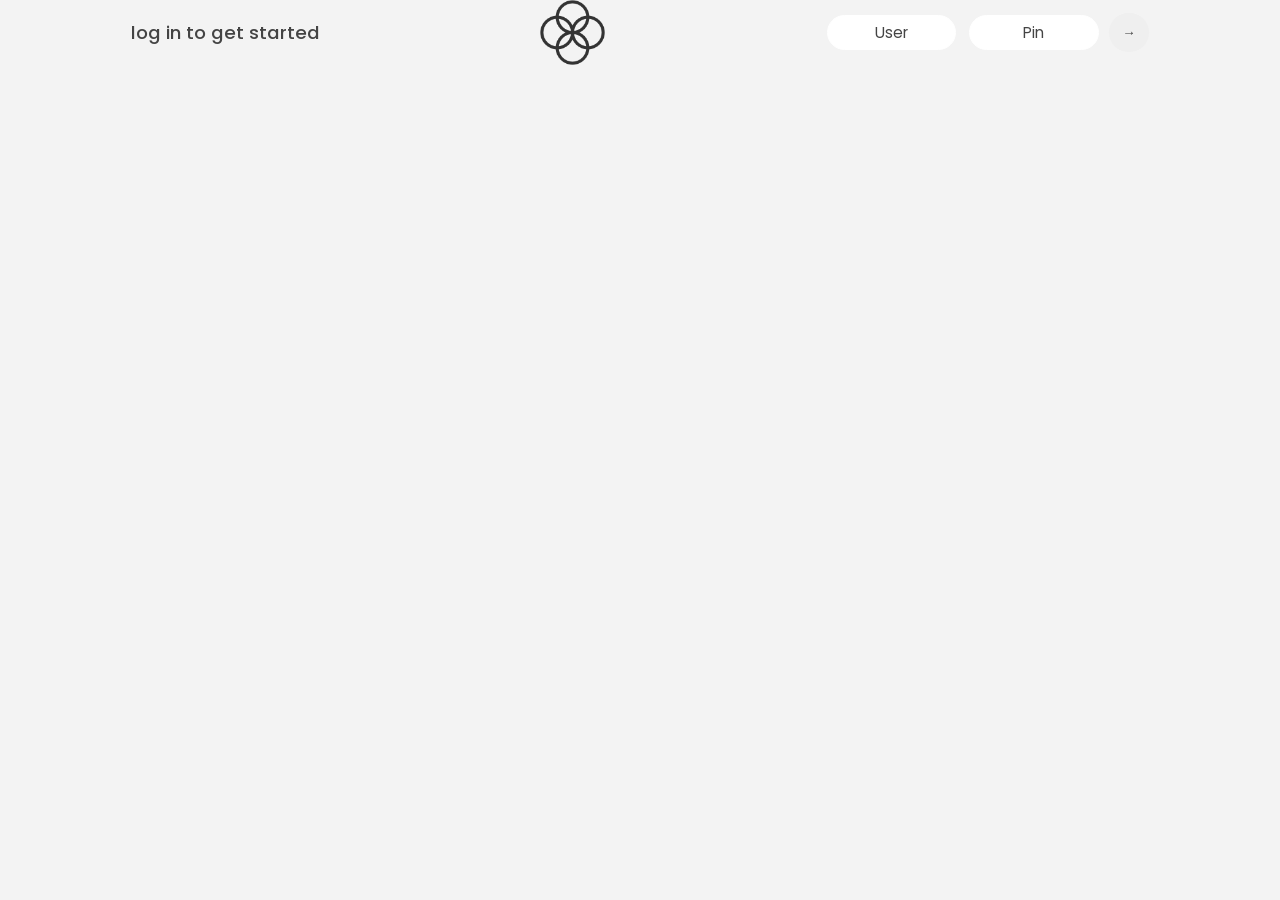
<file: Projects/BankingApp/index.html>
<!DOCTYPE html>
<html lang="en">
<head>
    
    <meta charset="UTF-8">
    <meta name="viewport" content="width=device-width, initial-scale=1.0">
    <link rel="stylesheet" href="style.css">
    <link href="https://fonts.googleapis.com/css?family=Poppins:400,500,600&display=swap" rel="stylesheet"/>
    <title>BankList</title>

</head>

<body>

    <!-- Top Navigation -->
    <nav>
        <p class="welcome">log in to get started</p>
        <img src="logo.png" alt="logo" class="logo">
        
        <form class="login">
            <input type="text" placeholder="User" class="login__input login__input--user">
            <input type="text" placeholder="Pin" class="login__input login__input--pin">
            <button class="login__btn">&rarr;</button>
        </form>
        
    </nav>

    <main class="app">
        <!-- Balance -->
        <div class="balance">
            <div>
            <p class="balance__label">Current balance</p>
            <p class="balance__date">
                As of <span class="date">05/03/2037</span>
            </p>
            </div>
           <p class="balance__value">0000€</p>
        </div>

        <!-- movement -->
       <div class="movements">
        <div class="movements__row">
          <div class="movements__type movements__type--deposit">2 deposit</div>
          <div class="movements__date">3 days ago</div>
          <div class="movements__value">4 000€</div>
        </div>
        <div class="movements__row">
          <div class="movements__type movements__type--withdrawal">
            1 withdrawal
          </div>
          <div class="movements__date">24/01/2037</div>
          <div class="movements__value">-378€</div>
        </div>
      </div>

      <div class="summary">
        <p class="summary__label">In</p>
        <p class="summary__value summary__value--in">0000€</p>
        <p class="summary__label">Out</p>
        <p class="summary__value summary__value--out">0000€</p>
        <p class="summary__label">Interest</p>
        <p class="summary__value summary__value--interest">0000€</p>
        <button class="btn--sort">&downarrow; SORT</button>
      </div>

      <!-- Operational transfer -->

      <div class="operation operation--transfer">
        <h2>Transfer Money</h2>
        <form class="form form--transfer">
          <input type="text" class="form__input form__input--to" />
          <input type="number" class="form__input form__input--amount" />
          <button class="form__btn form__btn--transfer">&rarr;</button>
          <label class="form__label">Transfer to</label>
          <label class="form__label">Amount</label>
        </form>
      </div>

      <!-- operational loan -->

      <div class="operation operation--loan">
        <h2>Request loan</h2>
        <form class="form form--loan">
          <input type="number" class="form__input form__input--loan-amount" />
          <button class="form__btn form__btn--loan">&rarr;</button>
          <label class="form__label form__label--loan">Amount</label>
        </form>
      </div>

      <!-- operation close -->

      <div class="operation operation--close">
        <h2>Close account</h2>

        <form class="form form--close">
          <input type="text" class="form__input form__input--user"/>
          <input type="password" maxlength="6" class="form__input form__input--pin" />
          <button class="form__btn form__btn--close">&rarr;</button>
          <label class="form__label">Confirm user</label>
          <label class="form__label">Confirm PIN</label>
        </form>
      </div>

      <!-- logout timer -->

      <p class="logout-timer">
        You will be logged out in <span class="timer">05:00</span>
      </p>
    </main>
    <script src="script.js"></script>
</body>



</html>
</file>
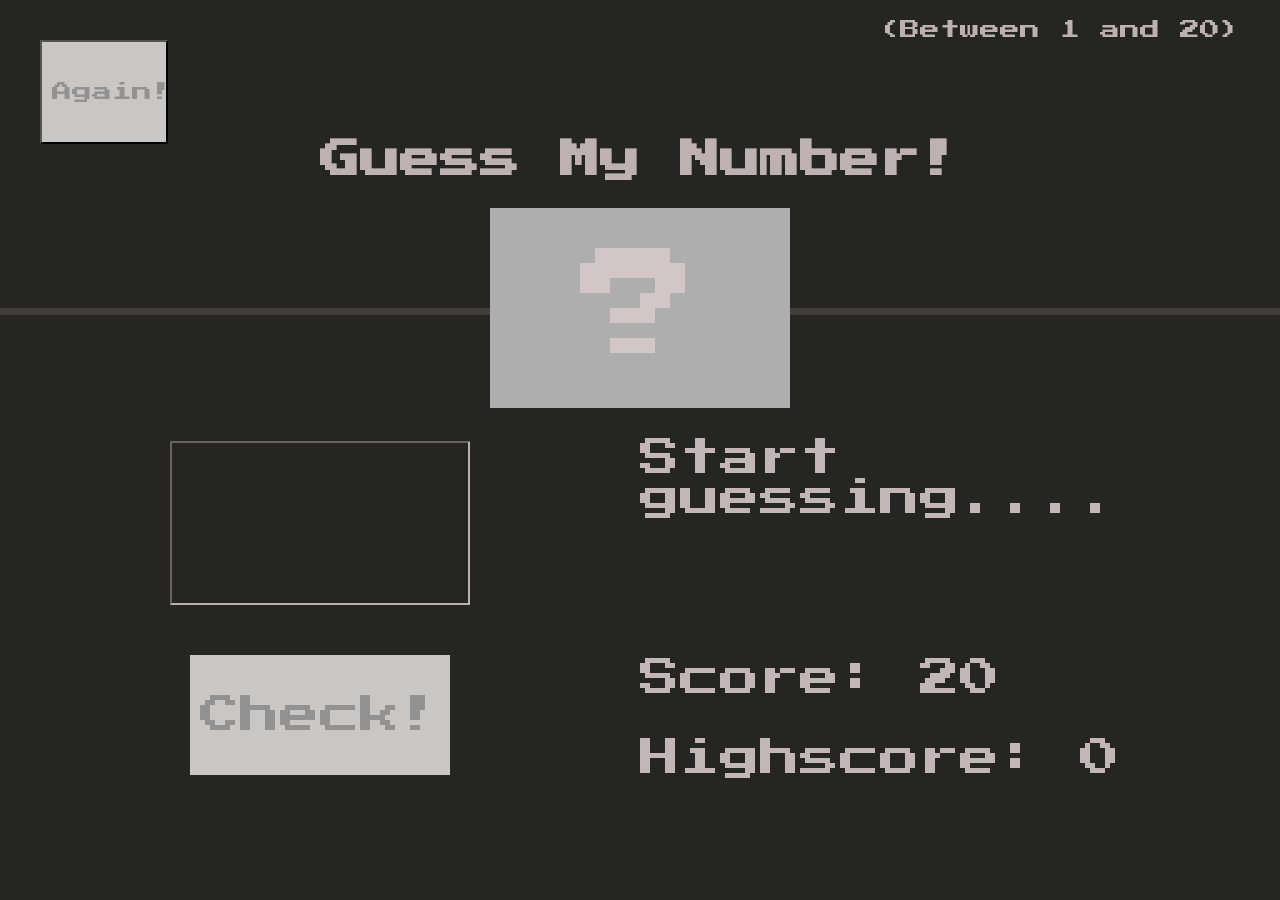
<file: Projects/GuessMyNumber/index.html>
<!DOCTYPE html>
<html lang="en">
<head>
    <meta charset="UTF-8">
    <meta name="viewport" content="width=device-width, initial-scale=1.0">
    <link rel="stylesheet" href="style.css">
    <title>Guess My Number</title>
</head>
<body>
    <header>
        <h1>Guess My Number!</h1>
        <p class="between">
            (Between 1 and 20)
        </p>
        <button class="againBtn">
            Again!
        </button>
        <div class="number">?</div>
        
    </header>

    <main>
        <section class="left">
            <input type="number" class="guess"/>
            <button class="btncheck">
                Check!
            </button>
        </section>

        <section class="right">
            <p class="message">
                Start guessing....
            </p>
            <p class="label-score">
                Score: <span class="Score">
                    20
                </span>
            </p>

            <p class="label-highscore">
                Highscore: <span class="highscore">
                0
                </span>
            </p>
        </section>
    </main>
    <script src="script.js"></script>
</body>
</html>
</file>
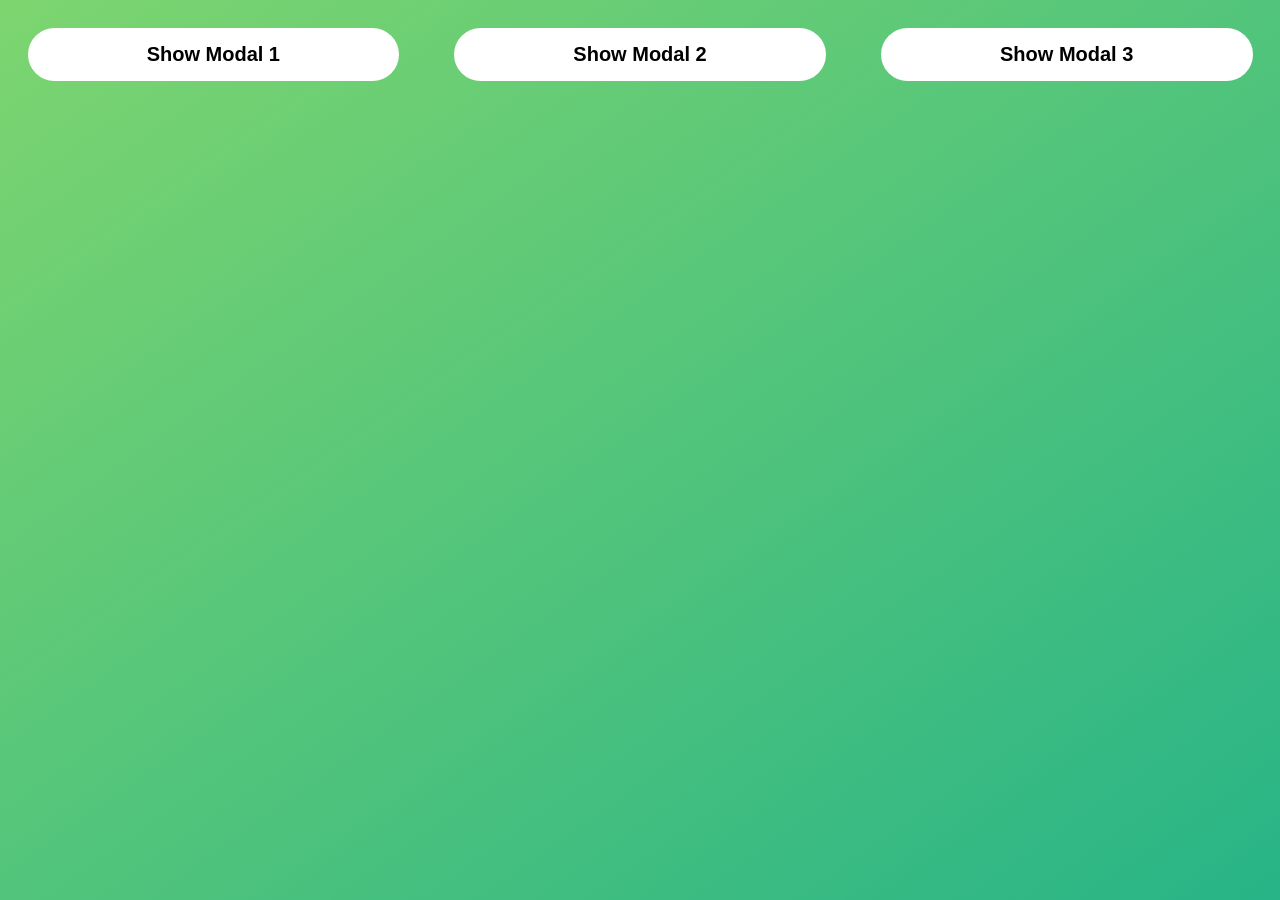
<file: Projects/ModalWindow/index.html>
<!DOCTYPE html>
<html lang="eng">
<head>
    <meta charset="UTF-8">
    <meta name="viewport" content="width=device-width, initial-scale=1.0">
    <link rel="stylesheet" href="style.css">
    <title>Modal Window</title>
</head>
<body>

    <button class="show-modal">Show Modal 1</button>
    <button class="show-modal">Show Modal 2</button>
    <button class="show-modal">Show Modal 3</button>

    <div class="modal hidden">
        
        <button class="close-modal">x</button>

        <h1>Hi, I am Modal Window</h1>

        <p>
            Lorem ipsum dolor, sit amet consectetur adipisicing elit. Eos, maiores, natus reiciendis quasi quae ullam est, possimus facilis qui officiis vitae consequuntur. Vitae, architecto? Placeat quia illo illum aperiam id.
            Lorem ipsum dolor sit amet consectetur adipisicing elit. Exercitationem libero incidunt fuga, dicta placeat harum provident dignissimos omnis magni beatae dolore quia ipsam debitis voluptates dolorum quae recusandae odio asperiores est vero? Sapiente, hic?
        </p>

    </div>

    <div class="overlay hidden"></div>
    
    <script src="script.js"></script>


</body>

</html>
</file>
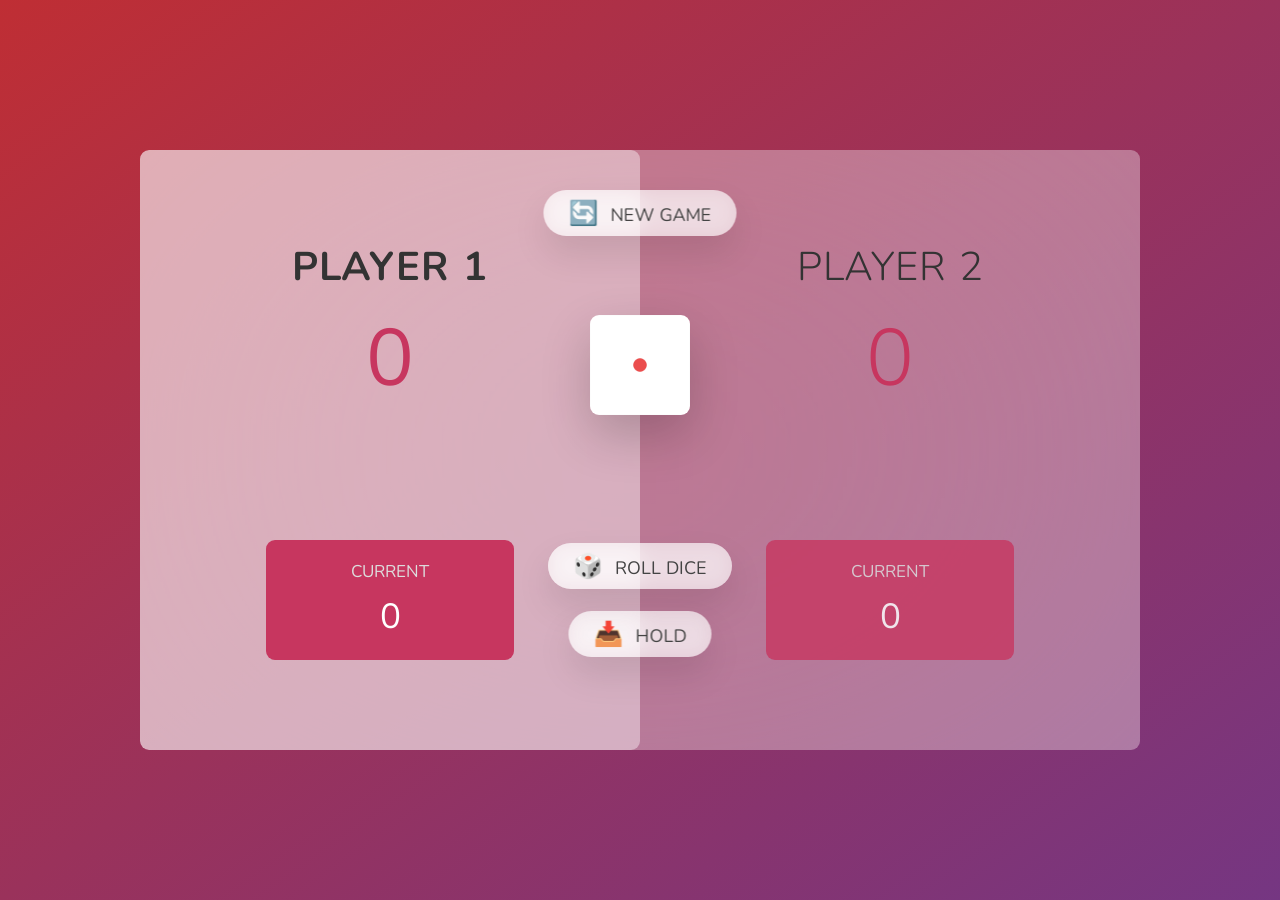
<file: Projects/PigGame/index.html>
<!DOCTYPE html>
<html lang="en">

    <head>
        <meta charset="UTF-8" />
        <meta name="viewport" content="width=device-width, initial-scale=1.0" />
        <meta http-equiv="X-UA-Compatible" content="ie=edge" />
        <link rel="stylesheet" href="style.css" />
        <title>Pig Game</title>
    </head>

<body>

    <main>

        <section class="player player--0 player--active">
            <h2 class="name" id="name--0">Player 1</h2>
            <p class="score" id="score--0">43</p>
            <div class="current">
                <p class="current-label">Current</p>
                <p class="current-score" id="current--0">0</p>
            </div>
        </section>

         <section class="player player--1">
            <h2 class="name" id="name--1">Player 2</h2>
            <p class="score" id="score--1">24</p>
            <div class="current">
                <p class="current-label">Current</p>
                <p class="current-score" id="current--1">0</p>
            </div>
        </section>

        <img src="./images/dice-1.png" alt="Playing dice" class="dice" />
        
        <button class="btn btn--new">🔄 New game</button>
        <button class="btn btn--roll">🎲 Roll dice</button>
        <button class="btn btn--hold">📥 Hold</button>

    </main>
    <script src="script.js"></script>

  </body>

</html>
</file>
<file: Projects/BankingApp/style.css>
*{
    margin: 0;
    padding: 0;
    box-sizing: inherit;
}

html{
    box-sizing: border-box;
    font-size: 67.5%;
}

body{
    font-family: "Poppins", sans-serif;
    color: #444;
    background-color: #f3f3f3;
    height: 100vh;
    width: 100vw;
}


nav{
    display: flex;
    justify-content: space-around;
    
    align-items: center;
    padding: 0 2rem;
}

.welcome{
    font-size: 1.7rem;
    font-weight: 500;
}

.logo{
    height: 6rem;
}

.login{
    display: flex;
}

.login__input{
    border:#444;
    margin: 2px;
    padding: 0.5rem 1rem;
    font-family: inherit;
    font-size: 1.4rem;
    width: 12rem;
    border-radius: 10rem;
    margin-right: 1rem;
    color: inherit;
    border: 1px solid #fff;
    transition: all 0.3s;
    text-align: center;
}

.login__btn{
    padding: 0.5rem 1.2rem;
    border-radius: 5rem;
    border: #444;
    transition: all 0.3s;
    color: inherit;
    cursor: pointer;
}

.login__input:focus {
  outline: none;
  border: 1px hsl(0, 4%, 55%);
}

.login__input::placeholder{
    color:#444;
}

/* Application */

.app{
    position: relative;
    display: grid;
    max-width: 100rem;
    margin: 4rem auto;
    grid-template-columns: 4fr 3fr;
    grid-template-rows: auto repeat(3, 15rem) auto;
    gap: 2rem;

    /* fade in out animation */

    opacity: 0;
    transition: all 1s;
}

/* Balance */

.balance{
    
    grid-column: 1 / span 2;
    display: flex;
    align-items: flex-end;
    justify-content: space-between;
    margin-bottom: 2rem;
}

.balance__label{
    font-size: 2rem;
    font-weight: 500;
}

.balance__data{
    font-size: 1.4rem;
    color: #928b8b
}

.balance__value{
    font-size: 2.2rem;
    color:#444
}

/* Movements */

.movements{
    grid-row: 2 / span 3;
    background-color: #fff;
    border-radius: 1rem;
    overflow: scroll;
}

.movements__row{
    padding: 2.25rem 4rem;
    display: flex;
    align-items: center;
    border-bottom: 1px solid #eee;
    justify-content: space-around;
}

.movements__type{
    font-size: 1.1rem;
    text-transform: uppercase;
    font-weight: 700;
    color:#444;
    padding: 1.3rem 1.6rem;
    border-radius: 5rem;
}

.movements__date {
  font-size: 1.1rem;
  text-transform: uppercase;
  font-weight: 500;
  color: #666;
}

.movements__type--deposit {
  background-image: linear-gradient(to top left, #39b385, #9be15d);
}

.movements__type--withdrawal {
  background-image: linear-gradient(to top left, #e52a5a, #ff585f);
}

.movements__value {
  font-size: 1.2rem;
}


/* summary */

.summary {
  grid-row: 5 / 6;
  display: flex;
  align-items: baseline;
  padding: 0 0.3rem;
  margin-top: 1rem;
}

.summary__label {
  font-size: 1.3rem;
  font-weight: 500;
  text-transform: uppercase;
  margin-right: 0.8rem;
}

.summary__value {
    font-size: 1.6rem;
    font-weight: 500;
    margin-right: 2.25rem;
}

.summary__value--in,
.summary__value--interest {
  color: #66c873;
}

.summary__value--out {
  color: #f5465d;
}

.btn--sort {
  margin-left: auto;
  border: none;
  background: none;
  font-size: 1.3rem;
  font-weight: 500;
  cursor: pointer;
}


/* operation */

.operation{
    border-radius: 1rem;
    /* background-color: red; */
    padding: 2rem 3rem;
    color: #333;
}


.operation--transfer {
  background-image: linear-gradient(to top left, #ffb003, #ffcb03);
}

.operation--loan {
  background-image: linear-gradient(to top left, #39b385, #9be15d);
}

.operation--close {
  background-image: linear-gradient(to top left, #e52a5a, #ff585f);
}


h2 {
  margin-bottom: 1.5rem;
  font-size: 1.7rem;
  font-weight: 600;
  color: #333;
}

.form {
  display: grid;
  grid-template-columns: 2.5fr 2.5fr 1fr;
  grid-template-rows: auto auto;
  gap: 0.4rem 1rem;
}

/* Exceptions for interst */
.form.form--loan {
  grid-template-columns: 2.5fr 1fr 2.5fr;
}
.form__label--loan {
  grid-row: 2;
}
/* End exceptions */

.form__input {
  width: 100%;
  border: none;
  background-color: rgba(255, 255, 255, 0.4);
  font-family: inherit;
  font-size: 1.5rem;
  text-align: center;
  color: #333;
  padding: 0.3rem 1rem;
  border-radius: 0.7rem;
  transition: all 0.3s;
}

.form__input:focus {
  outline: none;
  background-color: rgba(255, 255, 255, 0.6);
}

.form__label {
  font-size: 1.3rem;
  text-align: center;
}

.form__btn {
  border: none;
  border-radius: 0.7rem;
  font-size: 1.8rem;
  background-color: #fff;
  cursor: pointer;
  transition: all 0.3s;
}

.form__btn:focus {
  outline: none;
  background-color: rgba(255, 255, 255, 0.8);
}

.logout-timer {
  padding: 0 0.3rem;
  margin-top: 1.9rem;
  text-align: right;
  font-size: 1.25rem;
}

.timer {
  font-weight: 600;
}
</file>
<file: Projects/GuessMyNumber/style.css>
@import url('https://fonts.googleapis.com/css?family=Press+Start+2P&display=swap');

* {
    margin: 0;
    padding: 0;
    box-sizing: inherit;
}

html{
    box-sizing: border-box;
    font-size:  20px;
}

body{
    font-family: 'Press Start 2P', sans-serif;
    background-color:#252624;
    color:#bdb1b1;
}

/* LAYOUT */

header{
    position: relative;
    height: 35vh;
    border-bottom: 7px solid rgb(177 157 157 / 20%);
}

main{
    height: 65vh;
    color: #c2b6b6;
    display: flex;
    justify-content: space-between;
    align-items: center;
}


.left {
  width: 52rem;
  display: flex;
  flex-direction: column;
  align-items: center;
}

.right{
    width: 52rem;
    font-size: 2rem;
}

/* Element style */


h1{
  font-size: 2rem;
  text-align: center;
  position: absolute;
  width: 100%;
  top: 52%;
  left: 50%;
  transform: translate(-50%, -50%);
}

.number{
    position: absolute;
    left: 50%;
    top: 100%;
    background: rgb(174, 174, 174);
    color: #d3c6c6;
    font-size: 6rem;
    padding: 2rem 0rem;
    transform: translate(-50%, -50%);
    width: 15rem;
    text-align: center;
}

.between{
    position: absolute;
    right: 2rem;
    top: 1rem;
    font-size: 1rem;
}

.againBtn{
    position: absolute;
    top: 2rem;
    left: 2rem;
    background-color: #c9c6c6;
    color: #929292;
    padding: 2rem 0.5rem;
    width: 10%;
    font-size: 1rem;
    font-family: inherit;
}

.guess{
    font-size: 4rem;
    width: 15rem;
    padding: 4rem 2rem;
    height: 10px;
    text-align: center;
    font-family: inherit;
    margin-bottom: 2.5rem;
    color: inherit;
    background:none;
    border-color: #bdb1b1;

}

.btncheck {
  border: none;
  background-color: #c9c6c6;
  color: #929292;
  font-size: 2rem;
  font-family: inherit;
  padding: 2rem 0.5rem;
  cursor: pointer;
}

.btn:hover {
  background-color: #ccc;
}

.message {
  margin-bottom: 8rem;
  height: 3rem;
}

.label-score {
  margin-bottom: 2rem;
}
</file>
<file: Projects/ModalWindow/style.css>
*{
    padding: 0;
    margin: 0;
    box-sizing: inherit;
}

html{

    font-size: 62.5%;
    box-sizing: border-box;
}

body{

    font-family: sans-serif;
    color:#333;
    height:100vh;
    position: relative;
    display: flex;
    align-items: flex-start;
    justify-content: center;
    background: linear-gradient(to top left, #28b487, #7dd56f);
}

.show-modal{
    font-size: 2rem;
    border-radius:5rem;
    padding: 1.5rem 2.25rem;
    margin: 2.75rem;
    font-weight: 600;
    width: 50%;
    border: none;
    background-color:#fff;;
    cursor: pointer;
}

.close-modal{
    position: absolute;
    top: 1.2rem;
    right: 2rem;
    font-size: 2.5rem;
    color: #333;
    cursor: pointer;
    border: none;
    background: none;
}

h1{

    font-size: 3rem;
    margin-bottom: 2rem;

}

p {
  font-size: 1.8rem;
}

.hidden{
    display: none;
}

.modal{
    position: absolute;
    width: 70rem;
    background: rgb(255, 255, 255);
    padding: 4rem;
    top: 4rem;
    border-radius: 3rem;
    box-shadow: 0 3rem 5rem rgba(0, 0, 0, 0.3);
    z-index: 10;
}

.overlay{
    position: absolute;
    top: 0;
    left: 0;
    width: 100%;
    height: 100%;
    background-color: rgba(0, 0, 0, 0.6);
    backdrop-filter: blur(3px);
    z-index: 5;
}
</file>
<file: Projects/PigGame/style.css>
@import url('https://fonts.googleapis.com/css2?family=Nunito&display=swap');

*{
    margin:0;
    padding:0;
    border-radius: inherit;
}

html{
    border-radius: border-box;
    font-size: 62.5%;
}

body{
    
    font-family: 'Nunito', sans-serif;
    font-weight: 400;
    background: linear-gradient(to top left, #753682 0%, #bf2e34 100%);
    height: 100vh;
    color: #333;
    display:flex;
    justify-content:center;
    align-items: center;
}

main {
    position:relative;
    width:100rem;
    height:60rem;
    background-color: rgba(255, 255, 255, 0.35);
    filter:blur();
    backdrop-filter: blur(200px);
    border-radius: 9px;
    overflow: hidden;
    display: flex;
}

.player{
    flex: 50%;
    padding: 9rem;
    display: flex;
    flex-direction: column;
    align-items: center;
    transition: all 0.75s;
}

.name {
  position: relative;
  font-size: 4rem;
  text-transform: uppercase;
  letter-spacing: 1px;
  word-spacing: 2px;
  font-weight: 300;
  margin-bottom: 1rem;
}

.score {
  font-size: 8rem;
  font-weight: 300;
  color: #c7365f;
  margin-bottom: auto;
}

.player--active {
  background-color: rgba(255, 255, 255, 0.4);
}
.player--active .name {
  font-weight: 700;
}
.player--active .score {
  font-weight: 400;
}

.player--active .current {
  opacity: 1;
}

.current {
  background-color: #c7365f;
  opacity: 0.8;
  border-radius: 9px;
  color: #fff;
  width: 65%;
  padding: 2rem;
  text-align: center;
  transition: all 0.75s;
}

.current-label {
  text-transform: uppercase;
  margin-bottom: 1rem;
  font-size: 1.7rem;
  color: #ddd;
}

.current-score {
  font-size: 3.5rem;
}

/* ABSOLUTE POSITIONED ELEMENTS */
.btn {
  position: absolute;
  left: 50%;
  transform: translateX(-50%);
  color: #444;
  background: none;
  border: none;
  font-family: inherit;
  font-size: 1.8rem;
  text-transform: uppercase;
  cursor: pointer;
  font-weight: 400;
  transition: all 0.2s;

  background-color: white;
  background-color: rgba(255, 255, 255, 0.6);
  backdrop-filter: blur(10px);

  padding: 0.7rem 2.5rem;
  border-radius: 50rem;
  box-shadow: 0 1.75rem 3.5rem rgba(0, 0, 0, 0.1);
}

.btn::first-letter {
  font-size: 2.4rem;
  display: inline-block;
  margin-right: 0.7rem;
}

.btn--new {
  top: 4rem;
}
.btn--roll {
  top: 39.3rem;
}
.btn--hold {
  top: 46.1rem;
}

.btn:active {
  transform: translate(-50%, 3px);
  box-shadow: 0 1rem 2rem rgba(0, 0, 0, 0.15);
}

.btn:focus {
  outline: none;
}

.dice {
  position: absolute;
  left: 50%;
  top: 16.5rem;
  transform: translateX(-50%);
  height: 10rem;
  box-shadow: 0 2rem 5rem rgba(0, 0, 0, 0.2);
}

.player--winner {
  background-color: #2f2f2f;
}

.player--winner .name {
  font-weight: 700;
  color: #c7365f;
}

.hidden{
    display: non
}
</file>
